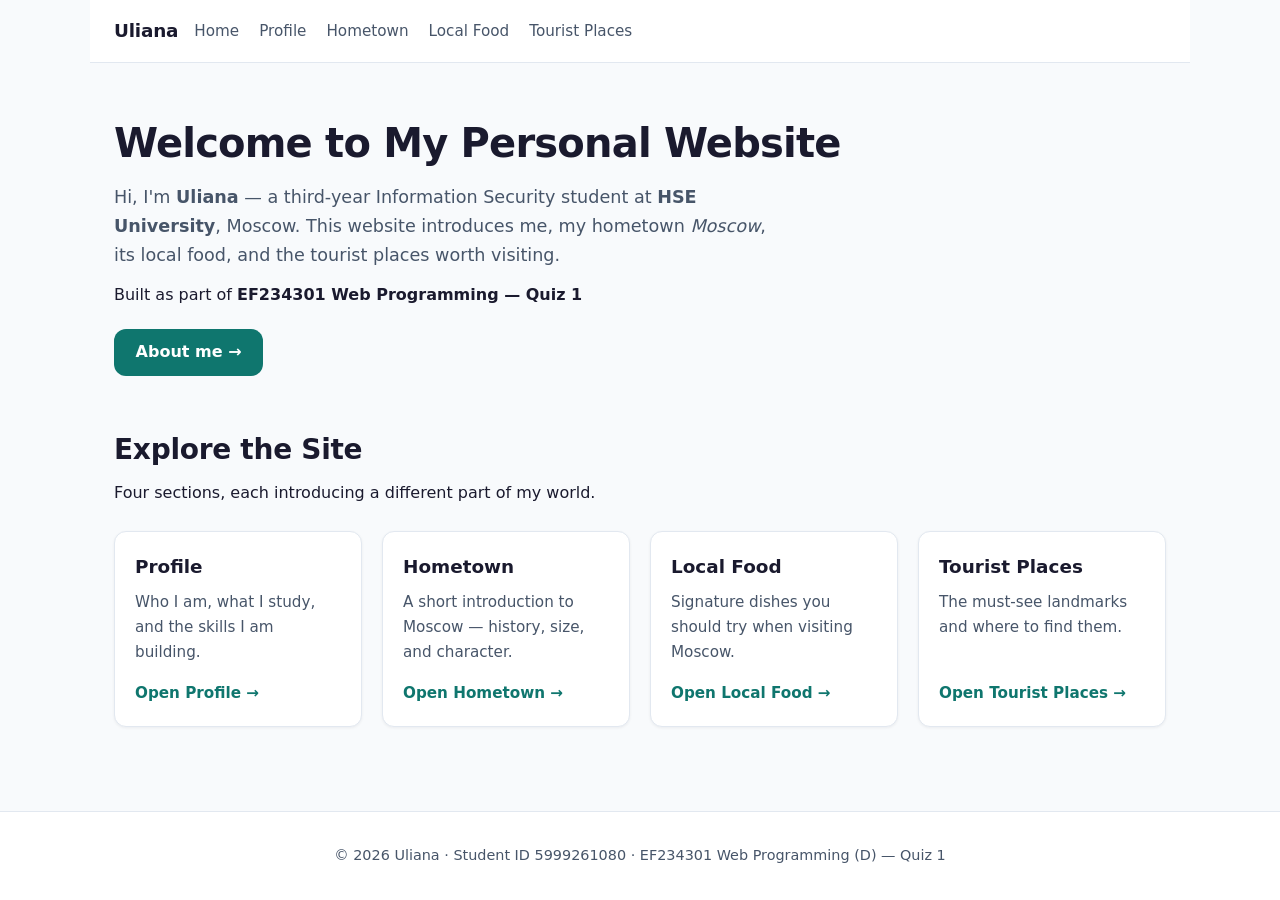
<file: quiz1/index.html>
<!DOCTYPE html>
<html lang="en">
<head>
  <meta charset="UTF-8">
  <meta name="viewport" content="width=device-width, initial-scale=1.0">
  <title>Uliana — Home | EF234301 Quiz 1</title>
  <meta name="description" content="Personal website of Uliana — profile, Moscow hometown, local food, and tourist places. Built for EF234301 Web Programming Quiz 1.">
  <meta name="author" content="Uliana">
  <link rel="stylesheet" href="../assets/css/style.css">
</head>
<body>
  <a class="skip-link" href="#main">Skip to main content</a>

  <header class="site-header">
    <a class="brand" href="./">Uliana</a>
    <button class="nav-toggle" type="button" aria-expanded="false" aria-controls="primary-nav">
      <span class="nav-toggle-label">Menu</span>
    </button>
    <nav id="primary-nav" aria-label="Primary navigation">
      <ul>
        <li><a href="./">Home</a></li>
        <li><a href="profile/">Profile</a></li>
        <li><a href="hometown/">Hometown</a></li>
        <li><a href="food/">Local Food</a></li>
        <li><a href="tourist/">Tourist Places</a></li>
      </ul>
    </nav>
  </header>

  <main id="main">
    <section id="hero" aria-labelledby="hero-heading">
      <h1 id="hero-heading">Welcome to My Personal Website</h1>
      <p class="lead">
        Hi, I'm <strong>Uliana</strong> — a third-year Information Security student
        at <strong>HSE University</strong>, Moscow. This website introduces me,
        my hometown <em>Moscow</em>, its local food, and the tourist places worth visiting.
      </p>
      <p>
        Built as part of <strong>EF234301 Web Programming — Quiz 1</strong>
      </p>
      <a class="btn" href="profile/">About me →</a>
    </section>

    <section id="explore" aria-labelledby="explore-heading">
      <h2 id="explore-heading">Explore the Site</h2>
      <p>Four sections, each introducing a different part of my world.</p>

      <div class="card-grid">
        <article class="card">
          <h3>Profile</h3>
          <p>Who I am, what I study, and the skills I am building.</p>
          <a class="card-link" href="profile/">Open Profile →</a>
        </article>

        <article class="card">
          <h3>Hometown</h3>
          <p>A short introduction to Moscow — history, size, and character.</p>
          <a class="card-link" href="hometown/">Open Hometown →</a>
        </article>

        <article class="card">
          <h3>Local Food</h3>
          <p>Signature dishes you should try when visiting Moscow.</p>
          <a class="card-link" href="food/">Open Local Food →</a>
        </article>

        <article class="card">
          <h3>Tourist Places</h3>
          <p>The must-see landmarks and where to find them.</p>
          <a class="card-link" href="tourist/">Open Tourist Places →</a>
        </article>
      </div>
    </section>
  </main>

  <footer class="site-footer">
    <p>&copy; <span data-year>2026</span> Uliana · Student ID 5999261080 · EF234301 Web Programming (D) — Quiz 1</p>
  </footer>

  <script src="../assets/js/script.js" defer></script>
</body>
</html>
</file>
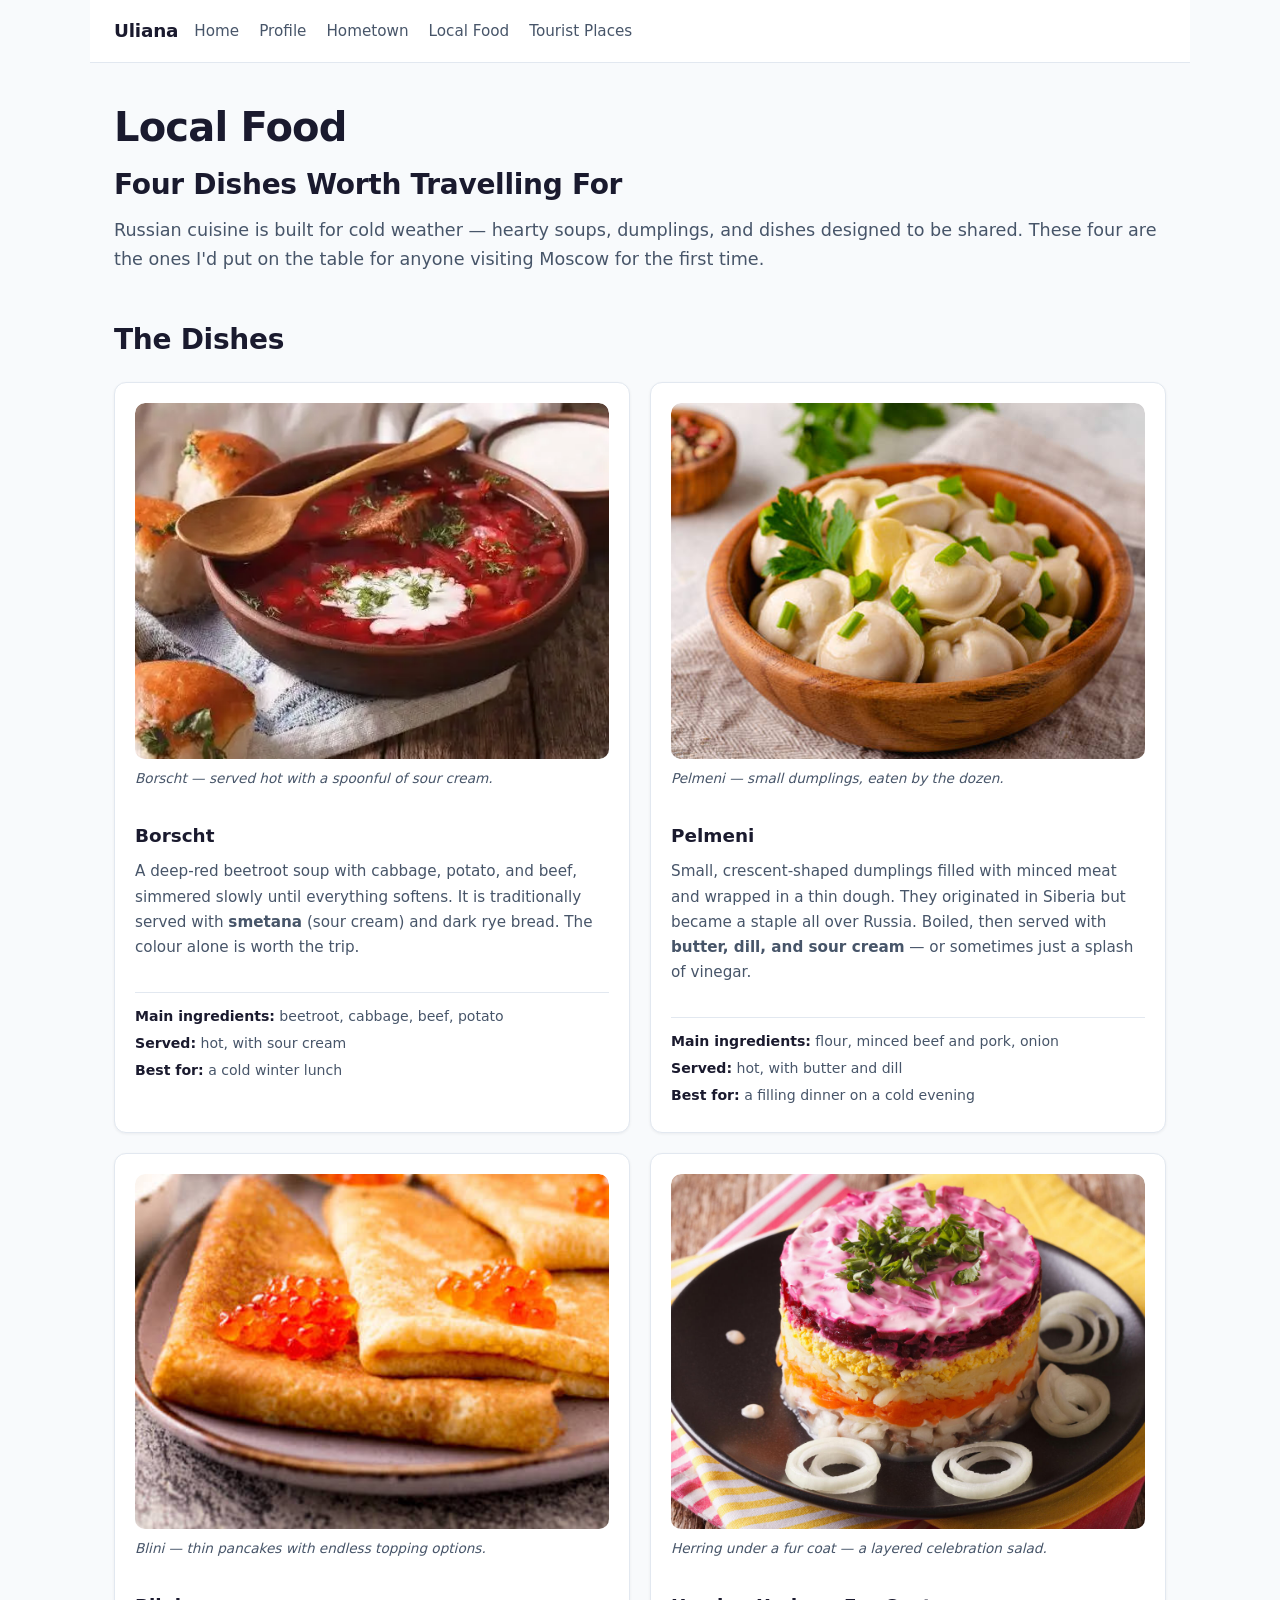
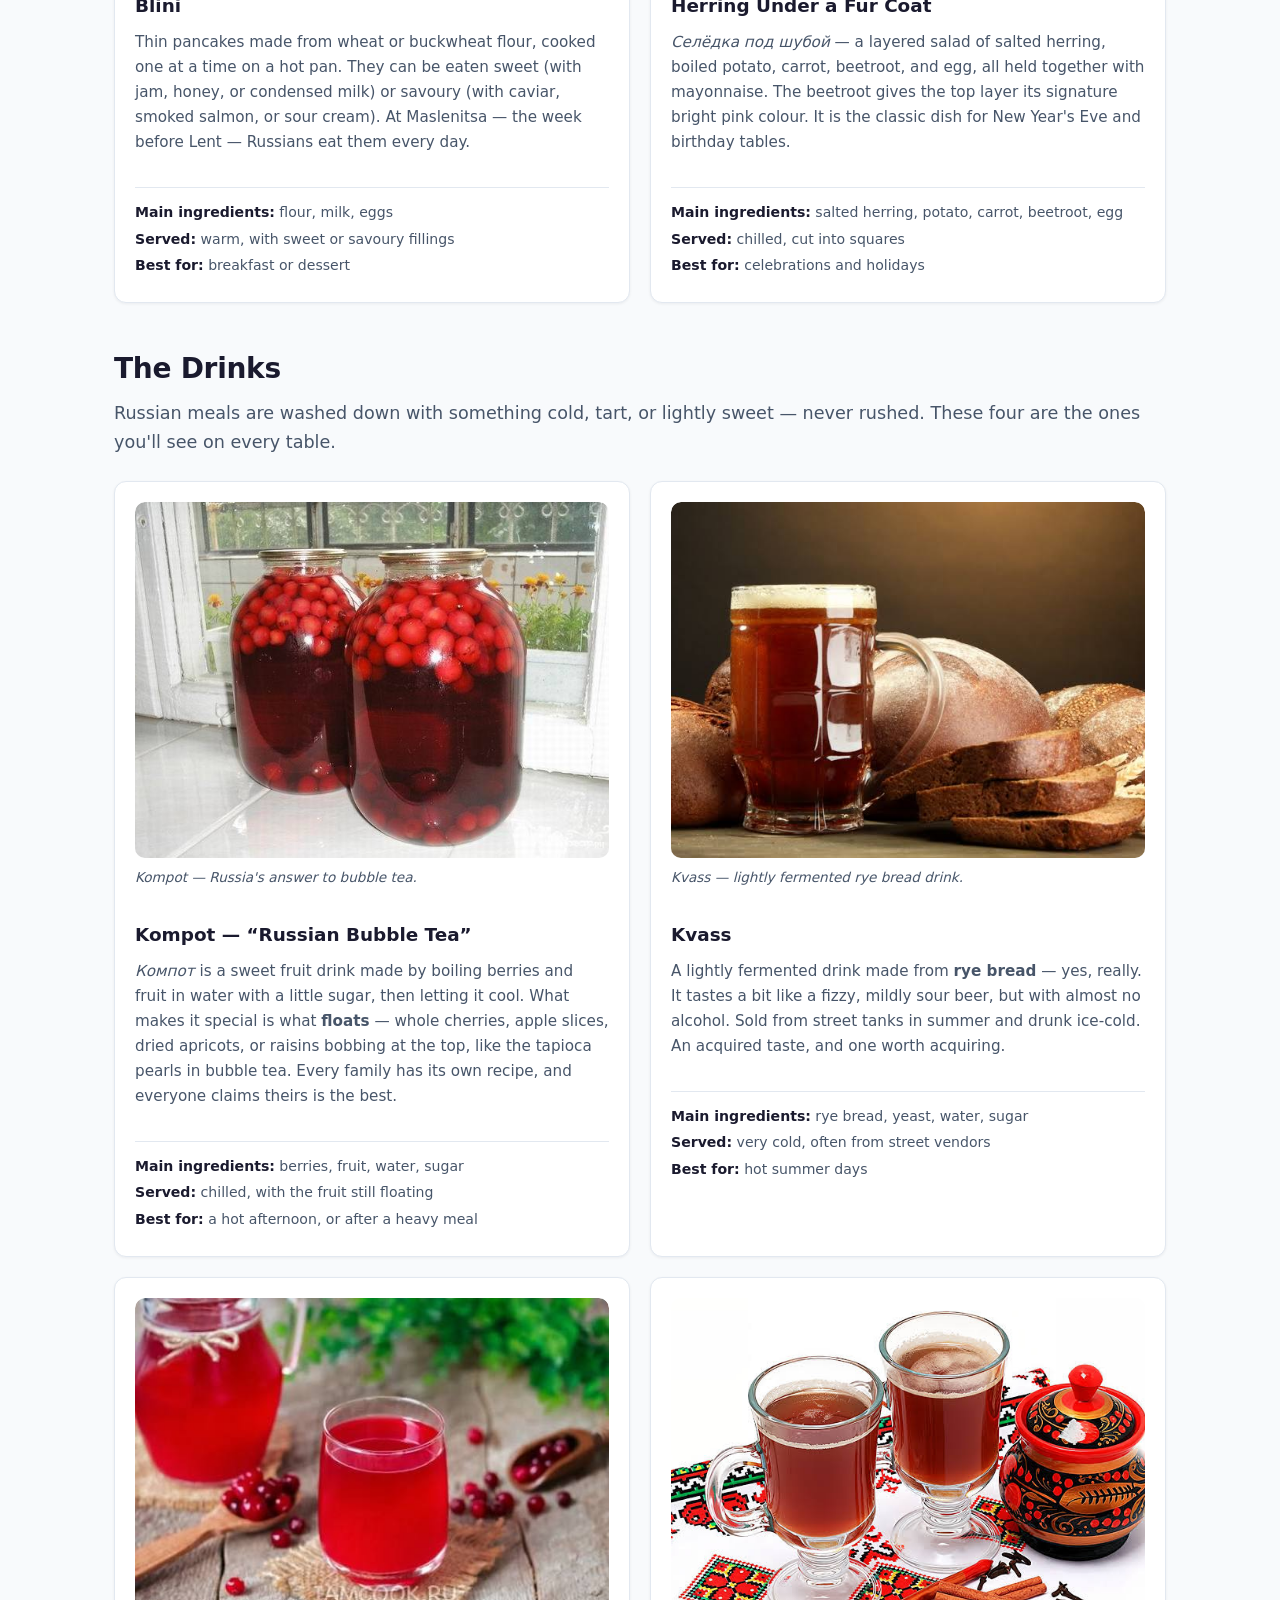
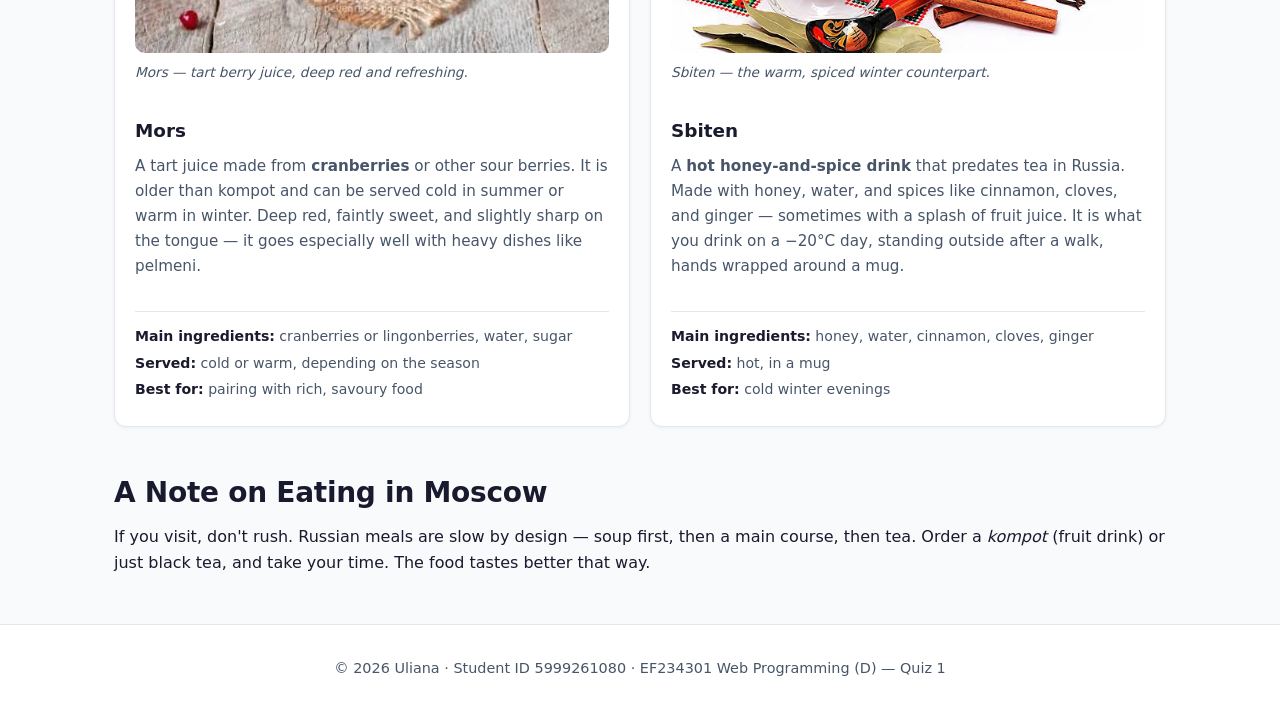
<file: quiz1/food/index.html>
<!DOCTYPE html>
<html lang="en">
<head>
  <meta charset="UTF-8">
  <meta name="viewport" content="width=device-width, initial-scale=1.0">
  <title>Uliana — Local Food | EF234301 Quiz 1</title>
  <meta name="description" content="Four classic Russian dishes from Moscow: borscht, pelmeni, blini, and herring under a fur coat.">
  <meta name="author" content="Uliana">
  <link rel="stylesheet" href="../../assets/css/style.css">
</head>
<body>
  <a class="skip-link" href="#main">Skip to main content</a>

  <header class="site-header">
    <a class="brand" href="../">Uliana</a>
    <button class="nav-toggle" type="button" aria-expanded="false" aria-controls="primary-nav">
      <span class="nav-toggle-label">Menu</span>
    </button>
    <nav id="primary-nav" aria-label="Primary navigation">
      <ul>
        <li><a href="../">Home</a></li>
        <li><a href="../profile/">Profile</a></li>
        <li><a href="../hometown/">Hometown</a></li>
        <li><a href="../food/">Local Food</a></li>
        <li><a href="../tourist/">Tourist Places</a></li>
      </ul>
    </nav>
  </header>

  <main id="main">
    <h1>Local Food</h1>

    <section id="intro" aria-labelledby="intro-heading">
      <h2 id="intro-heading">Four Dishes Worth Travelling For</h2>
      <p class="lead">
        Russian cuisine is built for cold weather — hearty soups, dumplings,
        and dishes designed to be shared. These four are the ones I'd put on
        the table for anyone visiting Moscow for the first time.
      </p>
    </section>

    <section id="dishes" aria-labelledby="dishes-heading">
      <h2 id="dishes-heading">The Dishes</h2>

      <div class="card-grid food-grid">

        <article class="card food-card">
          <figure>
            <img src="../../assets/img/borscht.jpg" alt="A bowl of borscht garnished with sour cream and fresh dill" loading="lazy">
            <figcaption>Borscht — served hot with a spoonful of sour cream.</figcaption>
          </figure>
          <h3>Borscht</h3>
          <p>
            A deep-red beetroot soup with cabbage, potato, and beef, simmered
            slowly until everything softens. It is traditionally served with
            <strong>smetana</strong> (sour cream) and dark rye bread. The colour
            alone is worth the trip.
          </p>
          <ul class="food-meta">
            <li><strong>Main ingredients:</strong> beetroot, cabbage, beef, potato</li>
            <li><strong>Served:</strong> hot, with sour cream</li>
            <li><strong>Best for:</strong> a cold winter lunch</li>
          </ul>
        </article>

        <article class="card food-card">
          <figure>
            <img src="../../assets/img/pelmeni.jpg" alt="A plate of pelmeni dumplings with butter and dill" loading="lazy">
            <figcaption>Pelmeni — small dumplings, eaten by the dozen.</figcaption>
          </figure>
          <h3>Pelmeni</h3>
          <p>
            Small, crescent-shaped dumplings filled with minced meat and wrapped
            in a thin dough. They originated in Siberia but became a staple all
            over Russia. Boiled, then served with <strong>butter, dill, and sour
            cream</strong> — or sometimes just a splash of vinegar.
          </p>
          <ul class="food-meta">
            <li><strong>Main ingredients:</strong> flour, minced beef and pork, onion</li>
            <li><strong>Served:</strong> hot, with butter and dill</li>
            <li><strong>Best for:</strong> a filling dinner on a cold evening</li>
          </ul>
        </article>

        <article class="card food-card">
          <figure>
            <img src="../../assets/img/blini.jpg" alt="A stack of thin Russian blini on a plate with berries" loading="lazy">
            <figcaption>Blini — thin pancakes with endless topping options.</figcaption>
          </figure>
          <h3>Blini</h3>
          <p>
            Thin pancakes made from wheat or buckwheat flour, cooked one at a
            time on a hot pan. They can be eaten sweet (with jam, honey, or
            condensed milk) or savoury (with caviar, smoked salmon, or sour
            cream). At Maslenitsa — the week before Lent — Russians eat them
            every day.
          </p>
          <ul class="food-meta">
            <li><strong>Main ingredients:</strong> flour, milk, eggs</li>
            <li><strong>Served:</strong> warm, with sweet or savoury fillings</li>
            <li><strong>Best for:</strong> breakfast or dessert</li>
          </ul>
        </article>

        <article class="card food-card">
          <figure>
            <img src="../../assets/img/shuba.jpg" alt="A slice of layered herring under a fur coat salad showing pink and white layers" loading="lazy">
            <figcaption>Herring under a fur coat — a layered celebration salad.</figcaption>
          </figure>
          <h3>Herring Under a Fur Coat</h3>
          <p>
            <em>Селёдка под шубой</em> — a layered salad of salted herring,
            boiled potato, carrot, beetroot, and egg, all held together with
            mayonnaise. The beetroot gives the top layer its signature bright
            pink colour. It is the classic dish for New Year's Eve and birthday
            tables.
          </p>
          <ul class="food-meta">
            <li><strong>Main ingredients:</strong> salted herring, potato, carrot, beetroot, egg</li>
            <li><strong>Served:</strong> chilled, cut into squares</li>
            <li><strong>Best for:</strong> celebrations and holidays</li>
          </ul>
        </article>

      </div>
    </section>
        <section id="drinks" aria-labelledby="drinks-heading">
      <h2 id="drinks-heading">The Drinks</h2>
      <p class="lead">
        Russian meals are washed down with something cold, tart, or lightly
        sweet — never rushed. These four are the ones you'll see on every table.
      </p>

      <div class="card-grid food-grid">

        <article class="card food-card">
          <figure>
            <img src="../../assets/img/kompot.jpg"
                 alt="A tall glass of kompot with floating berries and fruit pieces"
                 loading="lazy">
            <figcaption>Kompot — Russia's answer to bubble tea.</figcaption>
          </figure>
          <h3>Kompot — “Russian Bubble Tea”</h3>
          <p>
            <em>Компот</em> is a sweet fruit drink made by boiling berries and
            fruit in water with a little sugar, then letting it cool. What makes
            it special is what <strong>floats</strong> — whole cherries, apple
            slices, dried apricots, or raisins bobbing at the top, like the
            tapioca pearls in bubble tea. Every family has its own recipe, and
            everyone claims theirs is the best.
          </p>
          <ul class="food-meta">
            <li><strong>Main ingredients:</strong> berries, fruit, water, sugar</li>
            <li><strong>Served:</strong> chilled, with the fruit still floating</li>
            <li><strong>Best for:</strong> a hot afternoon, or after a heavy meal</li>
          </ul>
        </article>

        <article class="card food-card">
          <figure>
            <img src="../../assets/img/kvass.jpg"
                 alt="A glass of dark kvass with foam on top, next to rye bread"
                 loading="lazy">
            <figcaption>Kvass — lightly fermented rye bread drink.</figcaption>
          </figure>
          <h3>Kvass</h3>
          <p>
            A lightly fermented drink made from <strong>rye bread</strong> — yes,
            really. It tastes a bit like a fizzy, mildly sour beer, but with
            almost no alcohol. Sold from street tanks in summer and drunk
            ice-cold. An acquired taste, and one worth acquiring.
          </p>
          <ul class="food-meta">
            <li><strong>Main ingredients:</strong> rye bread, yeast, water, sugar</li>
            <li><strong>Served:</strong> very cold, often from street vendors</li>
            <li><strong>Best for:</strong> hot summer days</li>
          </ul>
        </article>

        <article class="card food-card">
          <figure>
            <img src="../../assets/img/mors.jpg"
                 alt="A glass of dark red mors with fresh cranberries beside it"
                 loading="lazy">
            <figcaption>Mors — tart berry juice, deep red and refreshing.</figcaption>
          </figure>
          <h3>Mors</h3>
          <p>
            A tart juice made from <strong>cranberries</strong> or other sour
            berries. It is older than kompot and can be served cold in summer or
            warm in winter. Deep red, faintly sweet, and slightly sharp on the
            tongue — it goes especially well with heavy dishes like pelmeni.
          </p>
          <ul class="food-meta">
            <li><strong>Main ingredients:</strong> cranberries or lingonberries, water, sugar</li>
            <li><strong>Served:</strong> cold or warm, depending on the season</li>
            <li><strong>Best for:</strong> pairing with rich, savoury food</li>
          </ul>
        </article>

        <article class="card food-card">
          <figure>
            <img src="../../assets/img/sbiten.jpg"
                 alt="A mug of hot sbiten with honey and spices, steam rising"
                 loading="lazy">
            <figcaption>Sbiten — the warm, spiced winter counterpart.</figcaption>
          </figure>
          <h3>Sbiten</h3>
          <p>
            A <strong>hot honey-and-spice drink</strong> that predates tea in
            Russia. Made with honey, water, and spices like cinnamon, cloves,
            and ginger — sometimes with a splash of fruit juice. It is what you
            drink on a −20°C day, standing outside after a walk, hands wrapped
            around a mug.
          </p>
          <ul class="food-meta">
            <li><strong>Main ingredients:</strong> honey, water, cinnamon, cloves, ginger</li>
            <li><strong>Served:</strong> hot, in a mug</li>
            <li><strong>Best for:</strong> cold winter evenings</li>
          </ul>
        </article>

      </div>
    </section>

    <section id="notes" aria-labelledby="notes-heading">
      <h2 id="notes-heading">A Note on Eating in Moscow</h2>
      <p>
        If you visit, don't rush. Russian meals are slow by design — soup first,
        then a main course, then tea. Order a <em>kompot</em> (fruit drink) or
        just black tea, and take your time. The food tastes better that way.
      </p>
    </section>
  </main>

  <footer class="site-footer">
    <p>&copy; <span data-year>2026</span> Uliana · Student ID 5999261080 · EF234301 Web Programming (D) — Quiz 1</p>
  </footer>

  <script src="../../assets/js/script.js" defer></script>
</body>
</html>
</file>
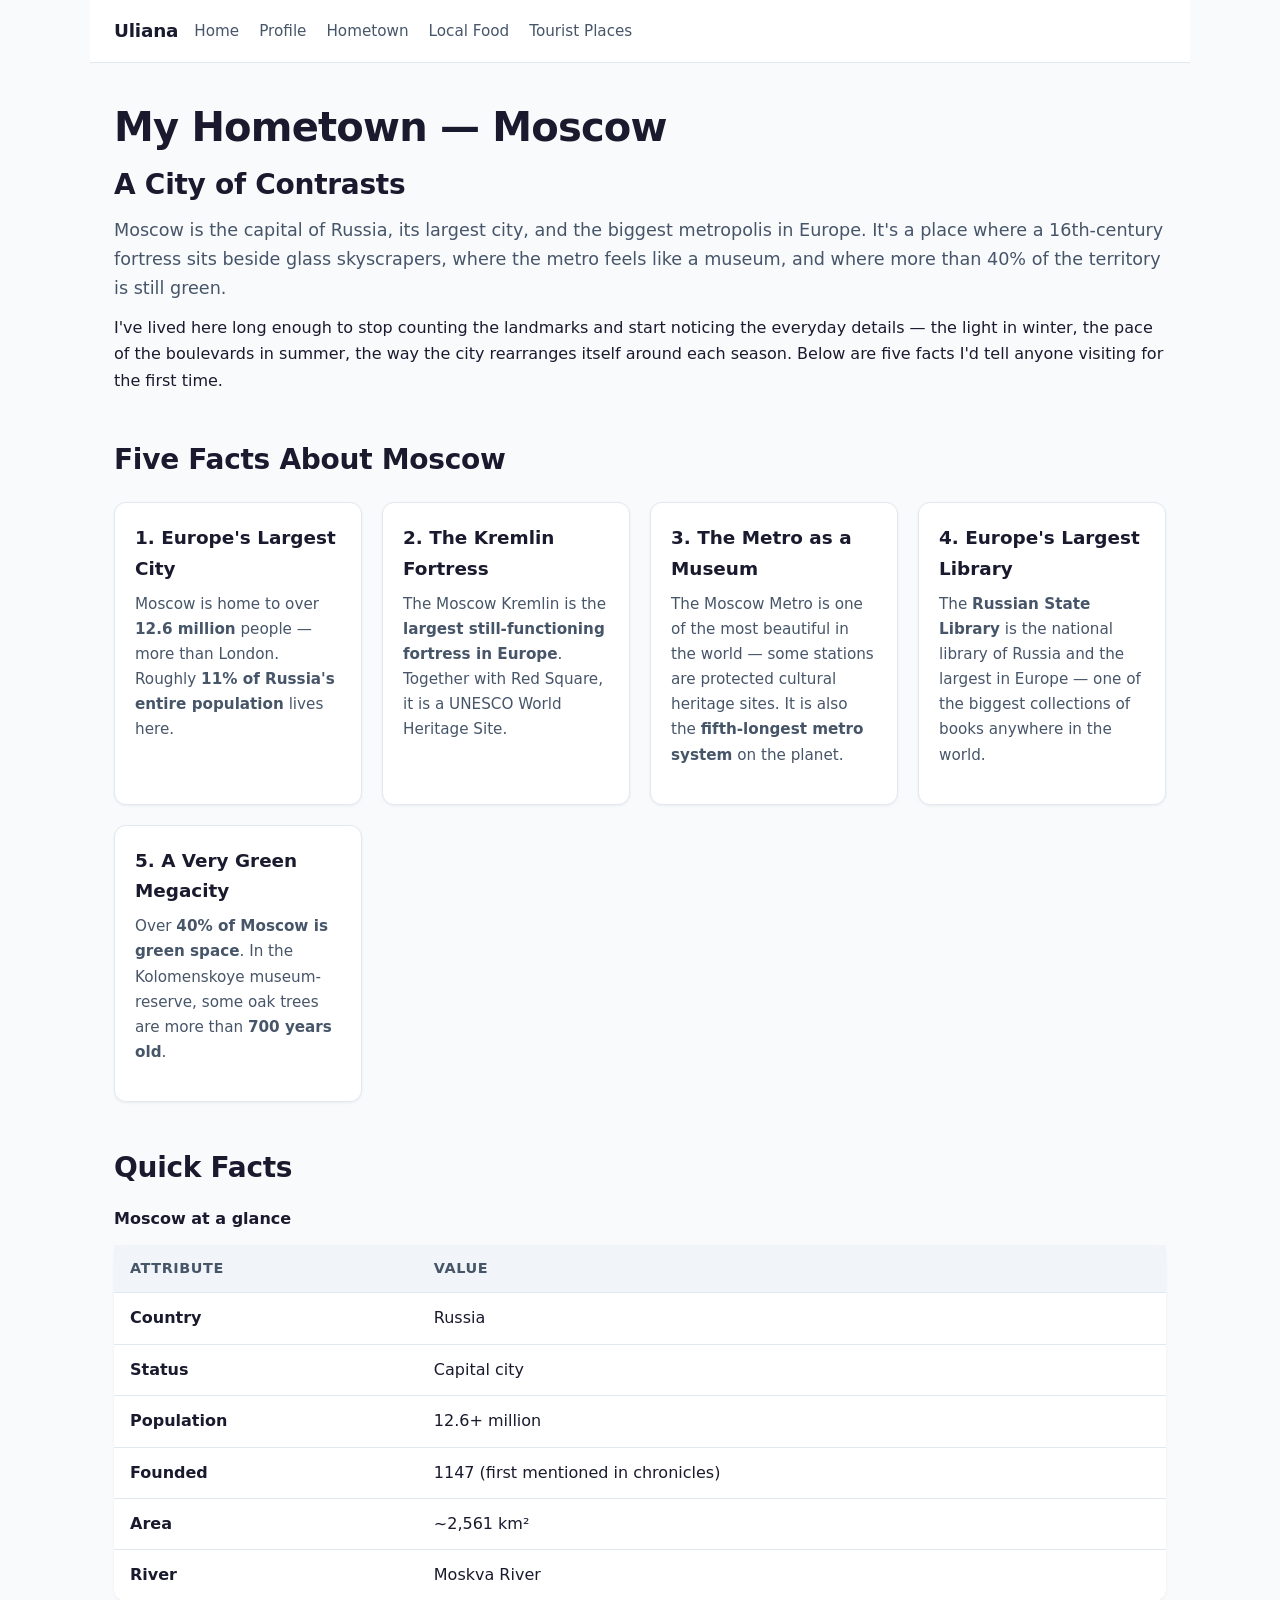
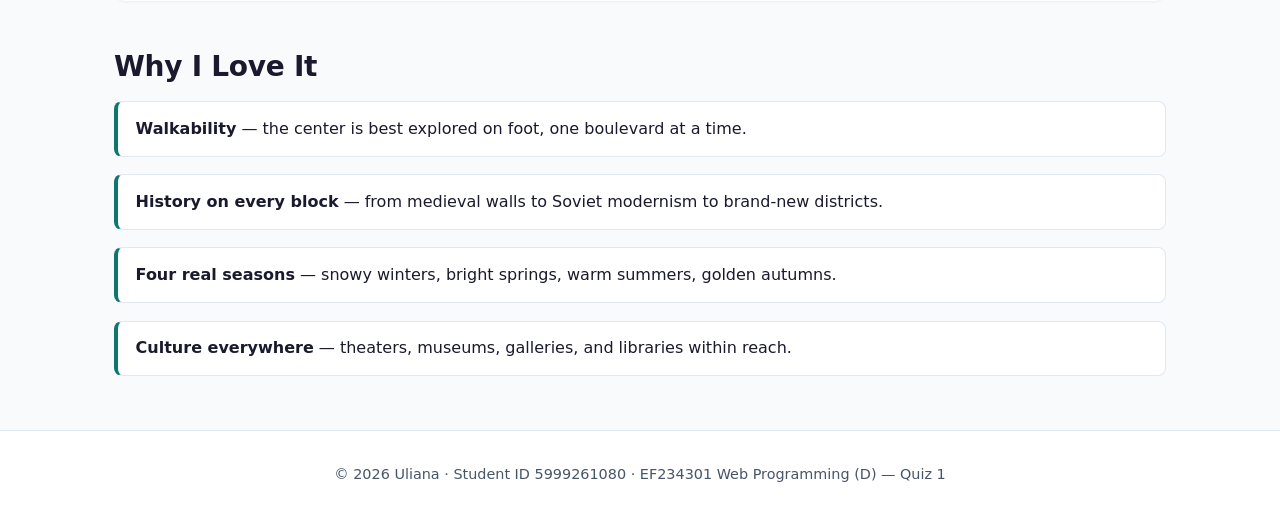
<file: quiz1/hometown/index.html>
<!DOCTYPE html>
<html lang="en">
<head>
  <meta charset="UTF-8">
  <meta name="viewport" content="width=device-width, initial-scale=1.0">
  <title>Uliana — Hometown (Moscow) | EF234301 Quiz 1</title>
  <meta name="description" content="Moscow — my hometown. Five facts about Europe's largest city: population, the Kremlin, the metro, libraries, and green space.">
  <meta name="author" content="Uliana">
  <link rel="stylesheet" href="../../assets/css/style.css">
</head>
<body>
  <a class="skip-link" href="#main">Skip to main content</a>

  <header class="site-header">
    <a class="brand" href="../">Uliana</a>
    <button class="nav-toggle" type="button" aria-expanded="false" aria-controls="primary-nav">
      <span class="nav-toggle-label">Menu</span>
    </button>
    <nav id="primary-nav" aria-label="Primary navigation">
      <ul>
        <li><a href="../">Home</a></li>
        <li><a href="../profile/">Profile</a></li>
        <li><a href="../hometown/">Hometown</a></li>
        <li><a href="../food/">Local Food</a></li>
        <li><a href="../tourist/">Tourist Places</a></li>
      </ul>
    </nav>
  </header>

  <main id="main">
    <h1>My Hometown — Moscow</h1>

    <section id="intro" aria-labelledby="intro-heading">
      <h2 id="intro-heading">A City of Contrasts</h2>
      <p class="lead">
        Moscow is the capital of Russia, its largest city, and the biggest
        metropolis in Europe. It's a place where a 16th-century fortress sits
        beside glass skyscrapers, where the metro feels like a museum, and where
        more than 40% of the territory is still green.
      </p>
      <p>
        I've lived here long enough to stop counting the landmarks and start
        noticing the everyday details — the light in winter, the pace of the
        boulevards in summer, the way the city rearranges itself around each
        season. Below are five facts I'd tell anyone visiting for the first time.
      </p>
    </section>

    <section id="facts" aria-labelledby="facts-heading">
      <h2 id="facts-heading">Five Facts About Moscow</h2>

      <div class="card-grid">
        <article class="card">
          <h3>1. Europe's Largest City</h3>
          <p>
            Moscow is home to over <strong>12.6 million</strong> people — more
            than London. Roughly <strong>11% of Russia's entire population</strong>
            lives here.
          </p>
        </article>

        <article class="card">
          <h3>2. The Kremlin Fortress</h3>
          <p>
            The Moscow Kremlin is the <strong>largest still-functioning fortress
            in Europe</strong>. Together with Red Square, it is a UNESCO World
            Heritage Site.
          </p>
        </article>

        <article class="card">
          <h3>3. The Metro as a Museum</h3>
          <p>
            The Moscow Metro is one of the most beautiful in the world — some
            stations are protected cultural heritage sites. It is also the
            <strong>fifth-longest metro system</strong> on the planet.
          </p>
        </article>

        <article class="card">
          <h3>4. Europe's Largest Library</h3>
          <p>
            The <strong>Russian State Library</strong> is the national library of
            Russia and the largest in Europe — one of the biggest collections of
            books anywhere in the world.
          </p>
        </article>

        <article class="card">
          <h3>5. A Very Green Megacity</h3>
          <p>
            Over <strong>40% of Moscow is green space</strong>. In the
            Kolomenskoye museum-reserve, some oak trees are more than
            <strong>700 years old</strong>.
          </p>
        </article>
      </div>
    </section>

    <section id="quick-facts" aria-labelledby="quick-facts-heading">
      <h2 id="quick-facts-heading">Quick Facts</h2>

      <table>
        <caption>Moscow at a glance</caption>
        <thead>
          <tr>
            <th scope="col">Attribute</th>
            <th scope="col">Value</th>
          </tr>
        </thead>
        <tbody>
          <tr>
            <th scope="row">Country</th>
            <td>Russia</td>
          </tr>
          <tr>
            <th scope="row">Status</th>
            <td>Capital city</td>
          </tr>
          <tr>
            <th scope="row">Population</th>
            <td>12.6+ million</td>
          </tr>
          <tr>
            <th scope="row">Founded</th>
            <td>1147 (first mentioned in chronicles)</td>
          </tr>
          <tr>
            <th scope="row">Area</th>
            <td>~2,561 km²</td>
          </tr>
          <tr>
            <th scope="row">River</th>
            <td>Moskva River</td>
          </tr>
        </tbody>
      </table>
    </section>

    <section id="why" aria-labelledby="why-heading">
      <h2 id="why-heading">Why I Love It</h2>
      <ul class="interest-list">
        <li><strong>Walkability</strong> — the center is best explored on foot, one boulevard at a time.</li>
        <li><strong>History on every block</strong> — from medieval walls to Soviet modernism to brand-new districts.</li>
        <li><strong>Four real seasons</strong> — snowy winters, bright springs, warm summers, golden autumns.</li>
        <li><strong>Culture everywhere</strong> — theaters, museums, galleries, and libraries within reach.</li>
      </ul>
    </section>
  </main>

  <footer class="site-footer">
    <p>&copy; <span data-year>2026</span> Uliana · Student ID 5999261080 · EF234301 Web Programming (D) — Quiz 1</p>
  </footer>

  <script src="../../assets/js/script.js" defer></script>
</body>
</html>
</file>
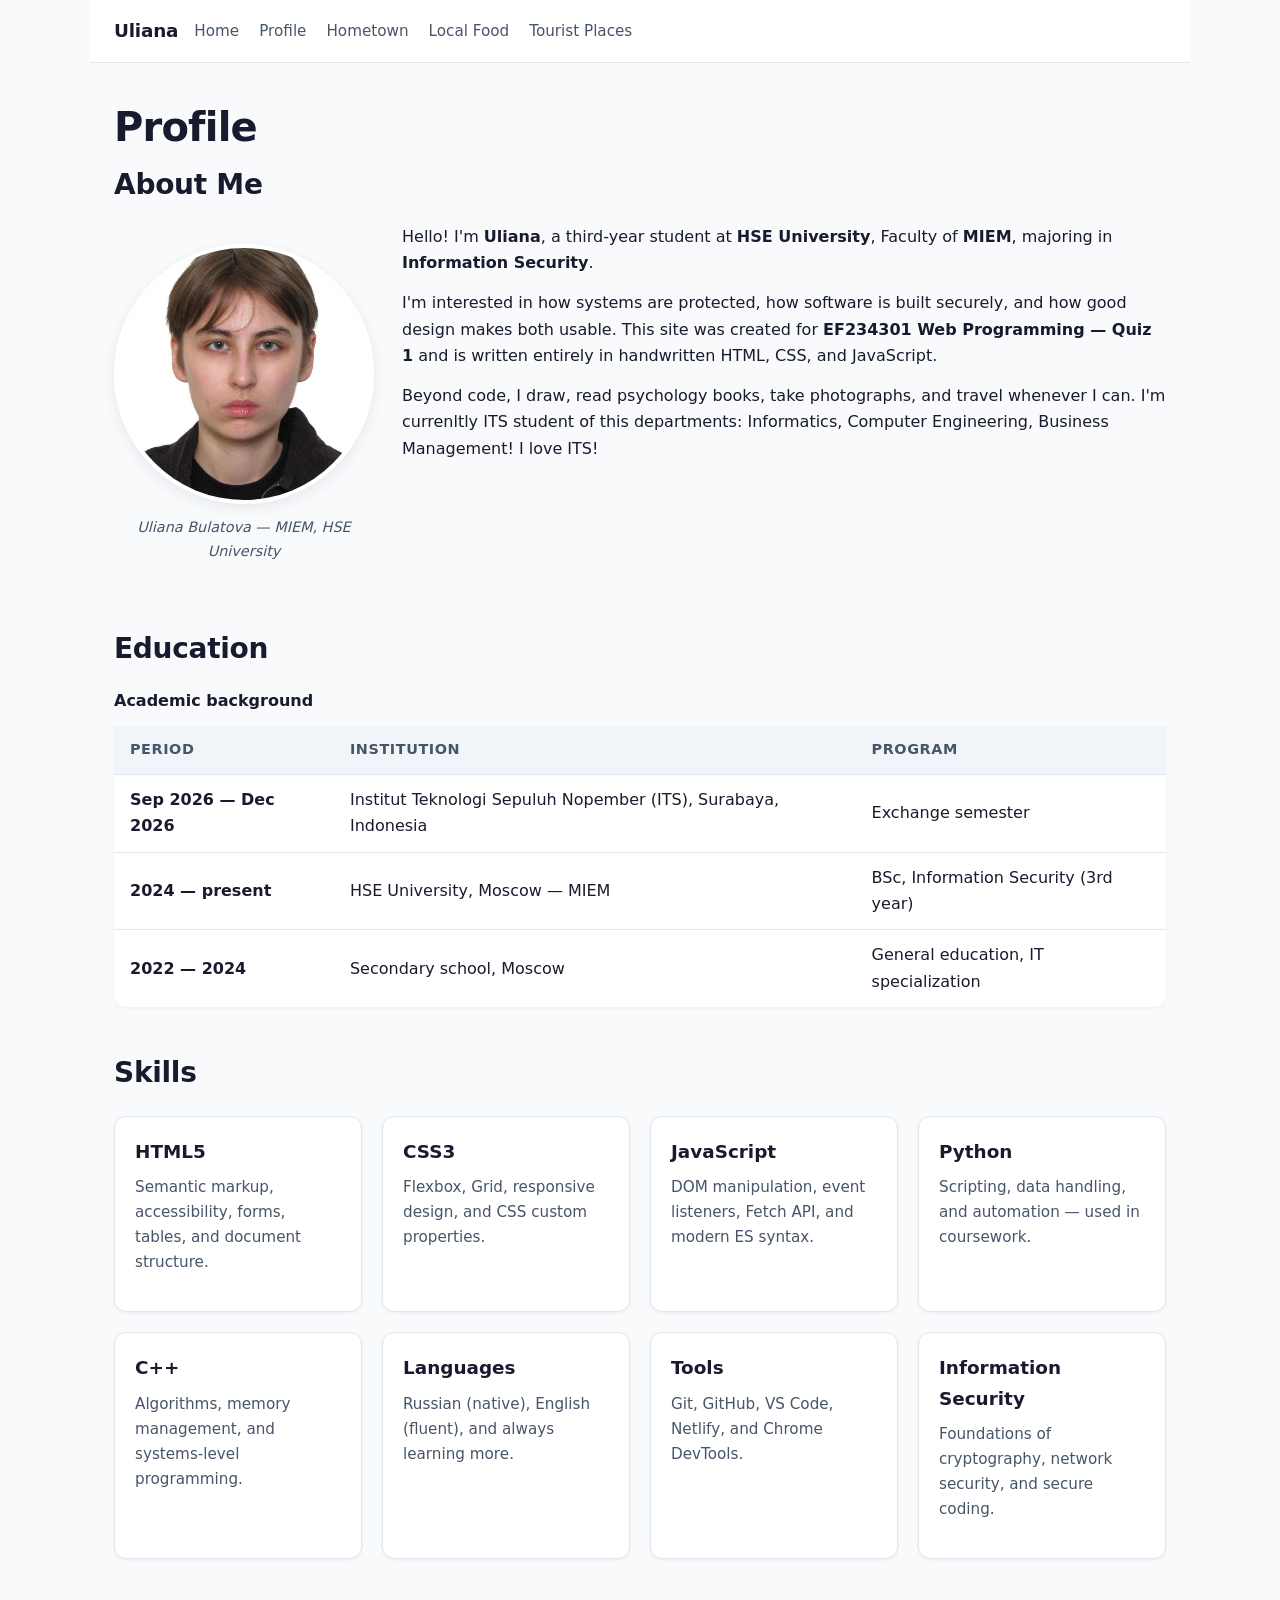
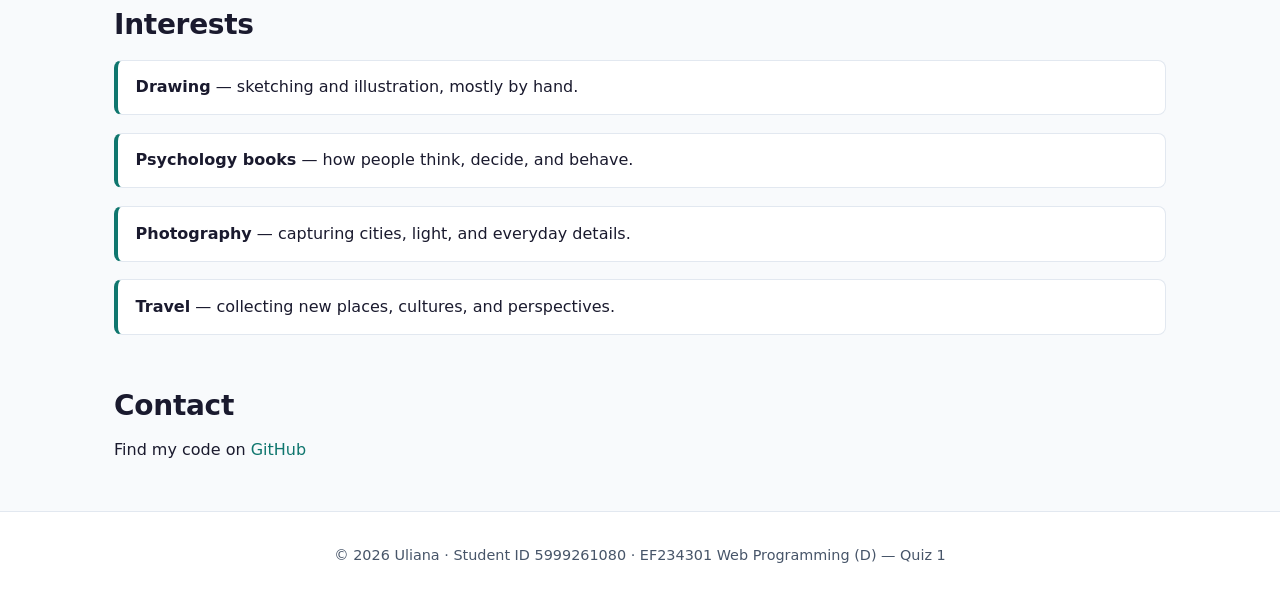
<file: quiz1/profile/index.html>
<!DOCTYPE html>
<html lang="en">
<head>
  <meta charset="UTF-8">
  <meta name="viewport" content="width=device-width, initial-scale=1.0">
  <title>Uliana — Profile | EF234301 Quiz 1</title>
  <meta name="description" content="Profile of Uliana — Information Security student at HSE University (MIEM). Part of EF234301 Web Programming Quiz 1.">
  <meta name="author" content="Uliana">
  <link rel="stylesheet" href="../../assets/css/style.css">
</head>
<body>
  <a class="skip-link" href="#main">Skip to main content</a>

  <header class="site-header">
    <a class="brand" href="../">Uliana</a>
    <button class="nav-toggle" type="button" aria-expanded="false" aria-controls="primary-nav">
      <span class="nav-toggle-label">Menu</span>
    </button>
    <nav id="primary-nav" aria-label="Primary navigation">
      <ul>
        <li><a href="../">Home</a></li>
        <li><a href="../profile/">Profile</a></li>
        <li><a href="../hometown/">Hometown</a></li>
        <li><a href="../food/">Local Food</a></li>
        <li><a href="../tourist/">Tourist Places</a></li>
      </ul>
    </nav>
  </header>

  <main id="main">
    <h1>Profile</h1>

    <section id="about" aria-labelledby="about-heading">
      <h2 id="about-heading">About Me</h2>

      <div class="profile-grid">
        <figure class="profile-photo">
          <img src="../../assets/img/photo.jpg" alt="Portrait of Uliana" width="260" height="260">
          <figcaption>Uliana Bulatova — MIEM, HSE University</figcaption>
        </figure>

        <div class="profile-text">
          <p>
            Hello! I'm <strong>Uliana</strong>, a third-year student at
            <strong>HSE University</strong>, Faculty of <strong>MIEM</strong>,
            majoring in <strong>Information Security</strong>.
          </p>
          <p>
            I'm interested in how systems are protected, how software is built
            securely, and how good design makes both usable. This site was created
            for <strong>EF234301 Web Programming — Quiz 1</strong> and is written
            entirely in handwritten HTML, CSS, and JavaScript.
          </p>
          <p>
            Beyond code, I draw, read psychology books, take photographs, and
            travel whenever I can. I'm currenltly ITS student of this departments: Informatics, Computer Engineering, Business Management! I love ITS!
          </p>
        </div>
      </div>
    </section>

    <section id="education" aria-labelledby="education-heading">
      <h2 id="education-heading">Education</h2>

            <table>
        <caption>Academic background</caption>
        <thead>
          <tr>
            <th scope="col">Period</th>
            <th scope="col">Institution</th>
            <th scope="col">Program</th>
          </tr>
        </thead>
        <tbody>
          <tr>
            <th scope="row">Sep 2026 — Dec 2026</th>
            <td>Institut Teknologi Sepuluh Nopember (ITS), Surabaya, Indonesia</td>
            <td>Exchange semester</td>
          </tr>
          <tr>
            <th scope="row">2024 — present</th>
            <td>HSE University, Moscow — MIEM</td>
            <td>BSc, Information Security (3rd year)</td>
          </tr>
          <tr>
            <th scope="row">2022 — 2024</th>
            <td>Secondary school, Moscow</td>
            <td>General education, IT specialization</td>
          </tr>
        </tbody>
      </table>
    </section>

    <section id="skills" aria-labelledby="skills-heading">
      <h2 id="skills-heading">Skills</h2>

      <div class="card-grid">
        <article class="card">
          <h3>HTML5</h3>
          <p>Semantic markup, accessibility, forms, tables, and document structure.</p>
        </article>

        <article class="card">
          <h3>CSS3</h3>
          <p>Flexbox, Grid, responsive design, and CSS custom properties.</p>
        </article>

        <article class="card">
          <h3>JavaScript</h3>
          <p>DOM manipulation, event listeners, Fetch API, and modern ES syntax.</p>
        </article>

        <article class="card">
          <h3>Python</h3>
          <p>Scripting, data handling, and automation — used in coursework.</p>
        </article>

        <article class="card">
          <h3>C++</h3>
          <p>Algorithms, memory management, and systems-level programming.</p>
        </article>

        <article class="card">
          <h3>Languages</h3>
          <p>Russian (native), English (fluent), and always learning more.</p>
        </article>

        <article class="card">
          <h3>Tools</h3>
          <p>Git, GitHub, VS Code, Netlify, and Chrome DevTools.</p>
        </article>

        <article class="card">
          <h3>Information Security</h3>
          <p>Foundations of cryptography, network security, and secure coding.</p>
        </article>
      </div>
    </section>

    <section id="interests" aria-labelledby="interests-heading">
      <h2 id="interests-heading">Interests</h2>

      <ul class="interest-list">
        <li><strong>Drawing</strong> — sketching and illustration, mostly by hand.</li>
        <li><strong>Psychology books</strong> — how people think, decide, and behave.</li>
        <li><strong>Photography</strong> — capturing cities, light, and everyday details.</li>
        <li><strong>Travel</strong> — collecting new places, cultures, and perspectives.</li>
      </ul>
    </section>

    <section id="contact" aria-labelledby="contact-heading">
      <h2 id="contact-heading">Contact</h2>
      <p>
        Find my code on
        <a href="https://github.com/neverrestr" rel="noopener">GitHub</a>
      </p>
    </section>
  </main>

  <footer class="site-footer">
    <p>&copy; <span data-year>2026</span> Uliana · Student ID 5999261080 · EF234301 Web Programming (D) — Quiz 1</p>
  </footer>

  <script src="../../assets/js/script.js" defer></script>
</body>
</html>
</file>
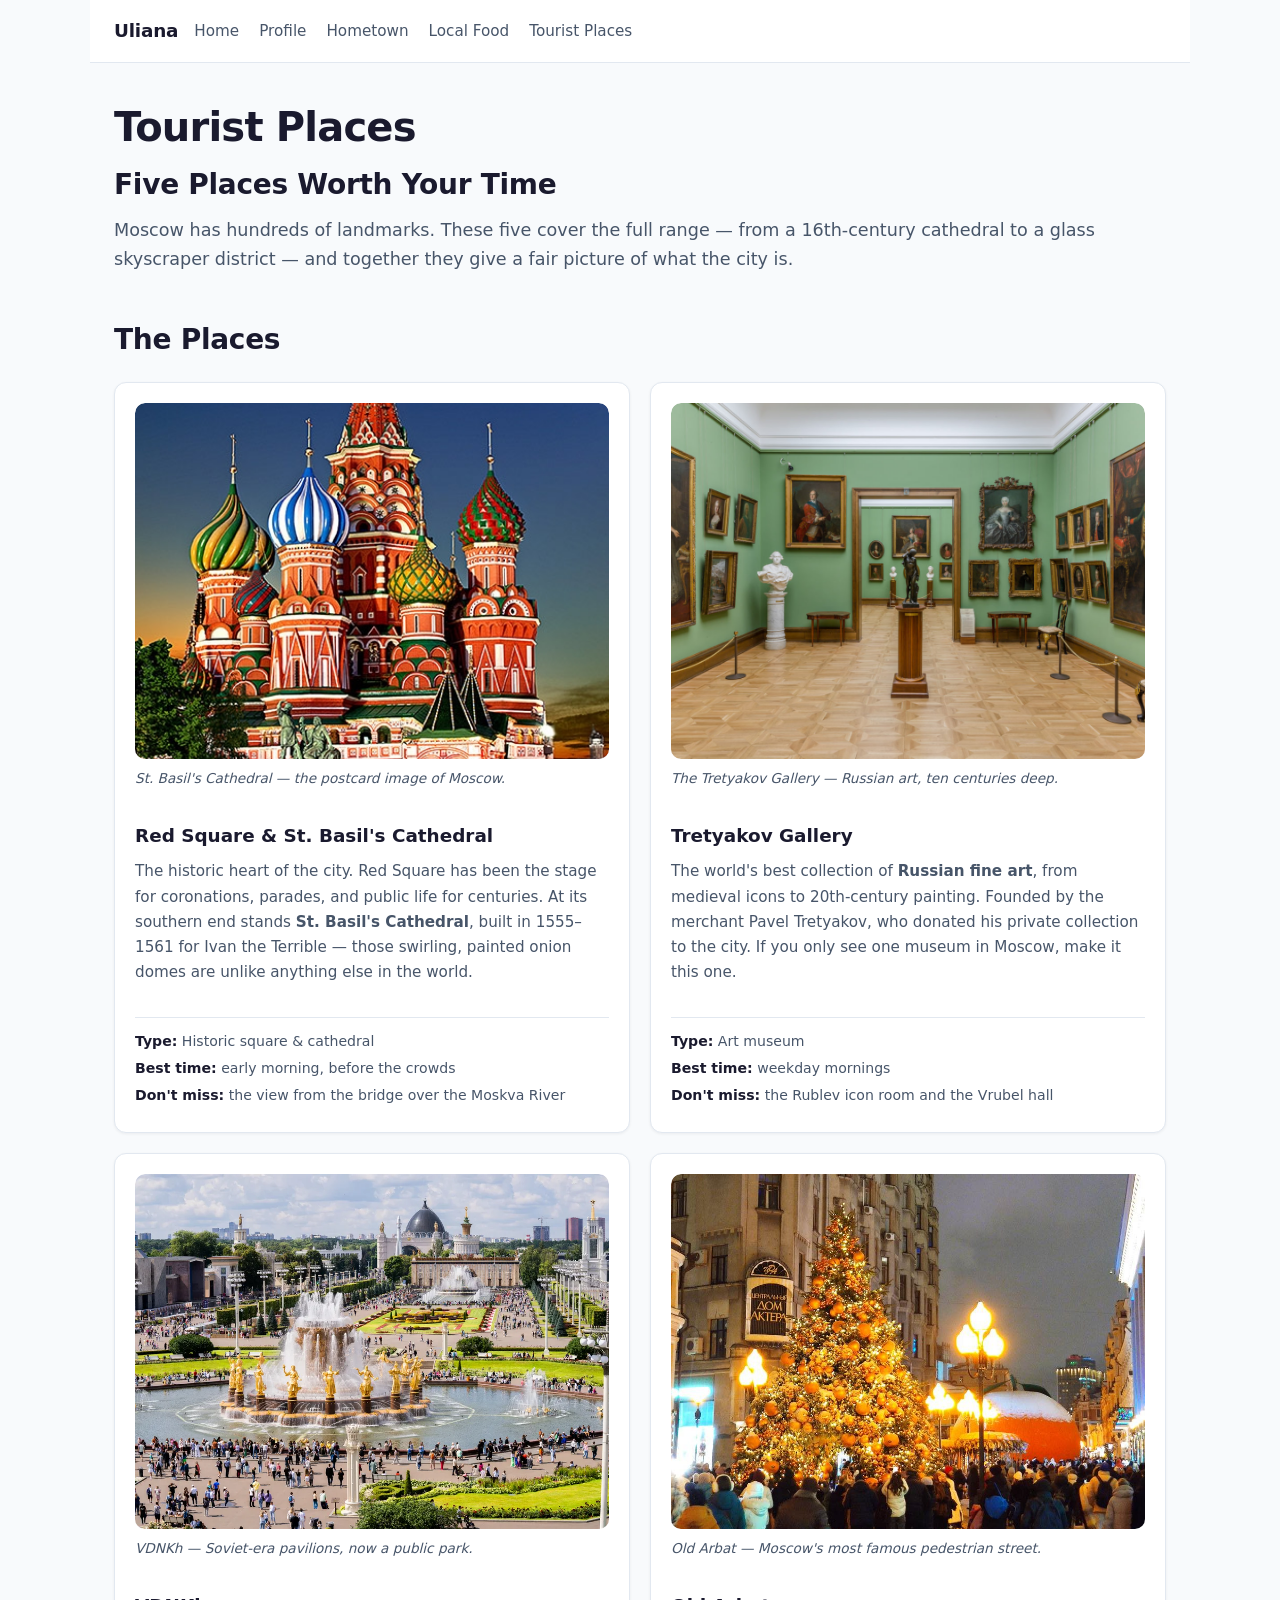
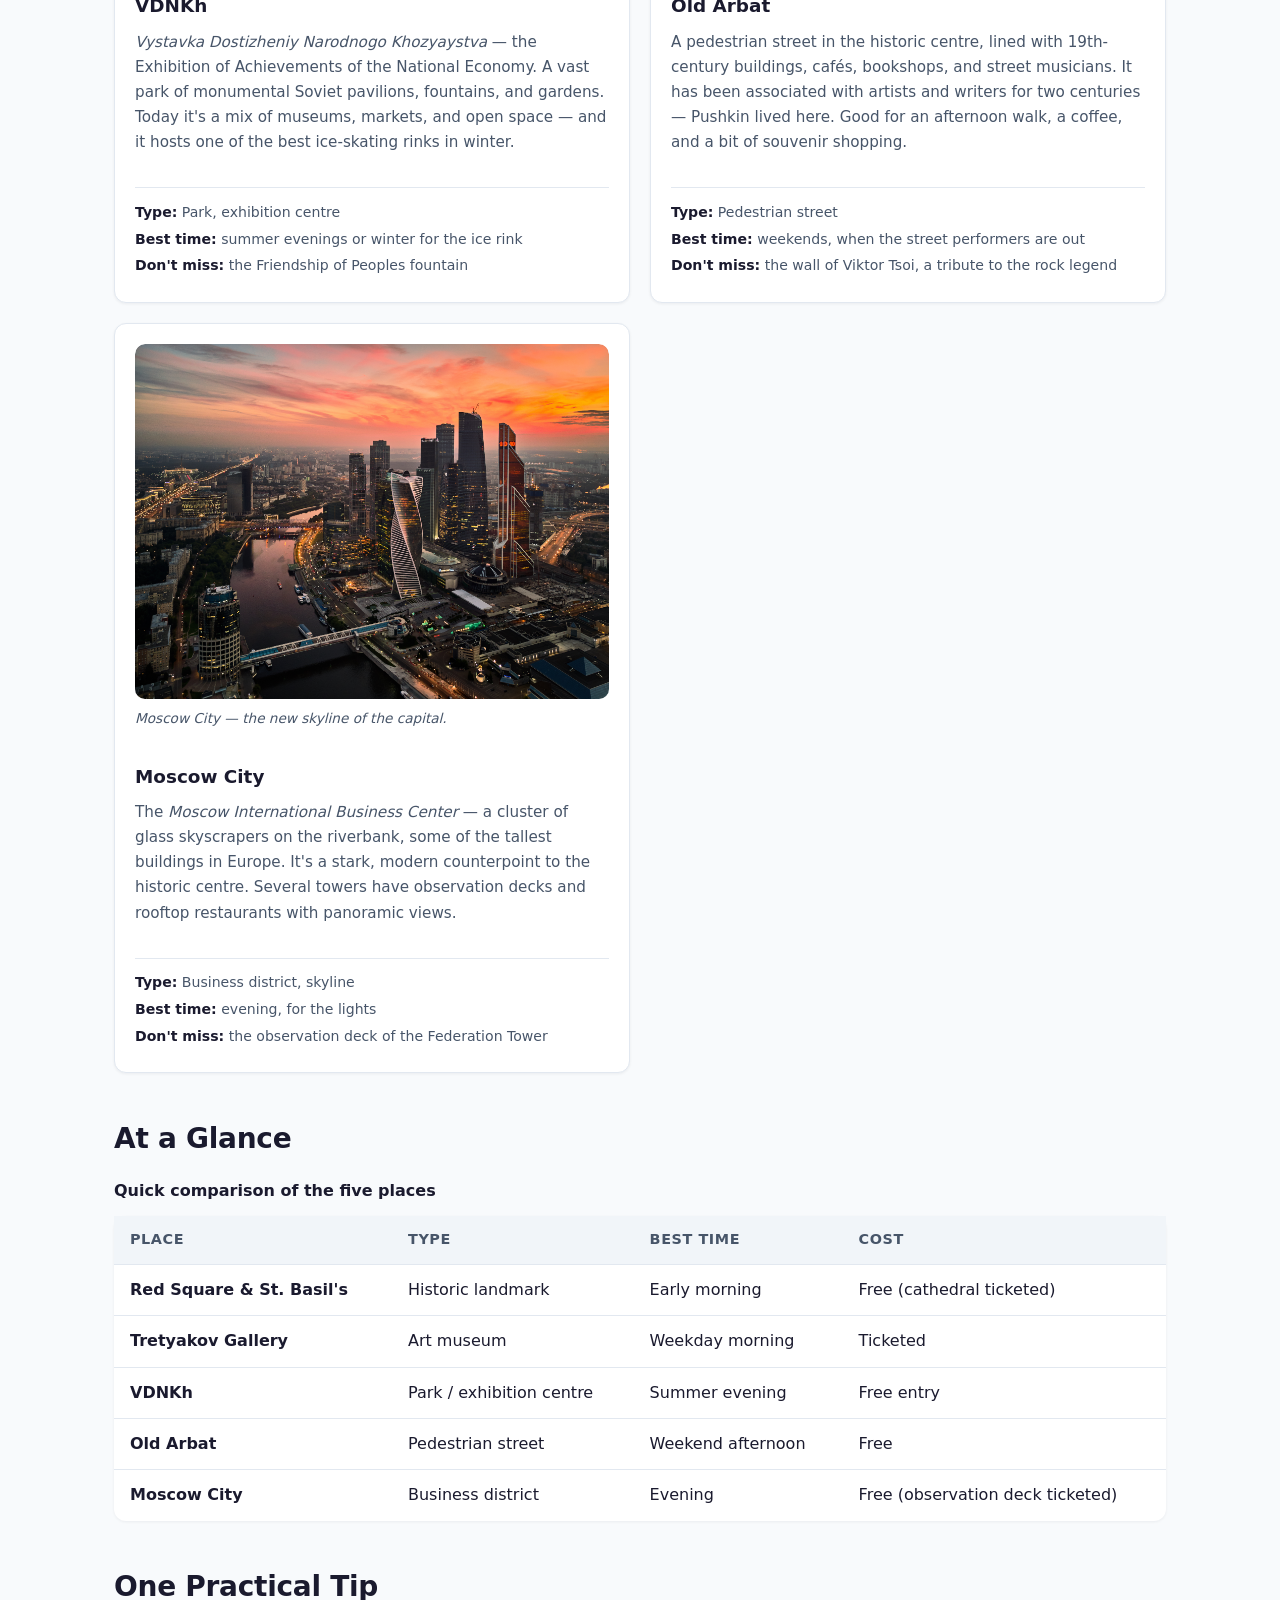
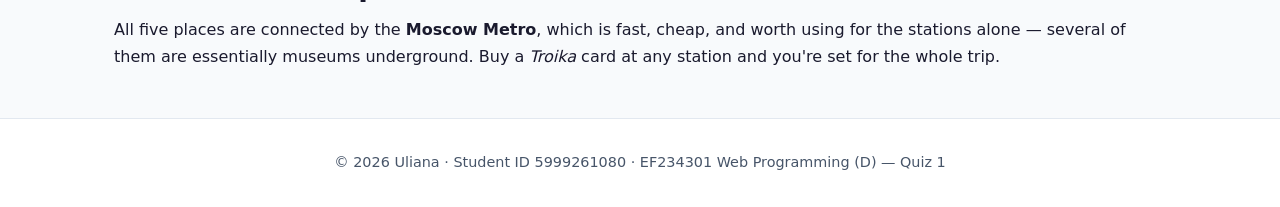
<file: quiz1/tourist/index.html>
<!DOCTYPE html>
<html lang="en">
<head>
  <meta charset="UTF-8">
  <meta name="viewport" content="width=device-width, initial-scale=1.0">
  <title>Uliana — Tourist Places | EF234301 Quiz 1</title>
  <meta name="description" content="Five must-see places in Moscow: Red Square, the Tretyakov Gallery, VDNKh, Old Arbat, and Moscow City.">
  <meta name="author" content="Uliana">
  <link rel="stylesheet" href="../../assets/css/style.css">
</head>
<body>
  <a class="skip-link" href="#main">Skip to main content</a>

  <header class="site-header">
    <a class="brand" href="../">Uliana</a>
    <button class="nav-toggle" type="button" aria-expanded="false" aria-controls="primary-nav">
      <span class="nav-toggle-label">Menu</span>
    </button>
    <nav id="primary-nav" aria-label="Primary navigation">
      <ul>
        <li><a href="../">Home</a></li>
        <li><a href="../profile/">Profile</a></li>
        <li><a href="../hometown/">Hometown</a></li>
        <li><a href="../food/">Local Food</a></li>
        <li><a href="../tourist/">Tourist Places</a></li>
      </ul>
    </nav>
  </header>

  <main id="main">
    <h1>Tourist Places</h1>

    <section id="intro" aria-labelledby="intro-heading">
      <h2 id="intro-heading">Five Places Worth Your Time</h2>
      <p class="lead">
        Moscow has hundreds of landmarks. These five cover the full range — from
        a 16th-century cathedral to a glass skyscraper district — and together
        they give a fair picture of what the city is.
      </p>
    </section>

    <section id="places" aria-labelledby="places-heading">
      <h2 id="places-heading">The Places</h2>

      <div class="card-grid food-grid">

        <article class="card food-card">
          <figure>
            <img src="../../assets/img/red-square.jpg"
                 alt="St. Basil's Cathedral with its colourful onion domes on Red Square"
                 loading="lazy">
            <figcaption>St. Basil's Cathedral — the postcard image of Moscow.</figcaption>
          </figure>
          <h3>Red Square &amp; St. Basil's Cathedral</h3>
          <p>
            The historic heart of the city. Red Square has been the stage for
            coronations, parades, and public life for centuries. At its southern
            end stands <strong>St. Basil's Cathedral</strong>, built in 1555–1561
            for Ivan the Terrible — those swirling, painted onion domes are
            unlike anything else in the world.
          </p>
          <ul class="food-meta">
            <li><strong>Type:</strong> Historic square &amp; cathedral</li>
            <li><strong>Best time:</strong> early morning, before the crowds</li>
            <li><strong>Don't miss:</strong> the view from the bridge over the Moskva River</li>
          </ul>
        </article>

        <article class="card food-card">
          <figure>
            <img src="../../assets/img/tretyakov.jpg"
                 alt="The facade of the Tretyakov Gallery in Moscow"
                 loading="lazy">
            <figcaption>The Tretyakov Gallery — Russian art, ten centuries deep.</figcaption>
          </figure>
          <h3>Tretyakov Gallery</h3>
          <p>
            The world's best collection of <strong>Russian fine art</strong>,
            from medieval icons to 20th-century painting. Founded by the merchant
            Pavel Tretyakov, who donated his private collection to the city. If
            you only see one museum in Moscow, make it this one.
          </p>
          <ul class="food-meta">
            <li><strong>Type:</strong> Art museum</li>
            <li><strong>Best time:</strong> weekday mornings</li>
            <li><strong>Don't miss:</strong> the Rublev icon room and the Vrubel hall</li>
          </ul>
        </article>

        <article class="card food-card">
          <figure>
            <img src="../../assets/img/vdnkh.jpg"
                 alt="The main arch of VDNKh exhibition centre with the Friendship of Peoples fountain"
                 loading="lazy">
            <figcaption>VDNKh — Soviet-era pavilions, now a public park.</figcaption>
          </figure>
          <h3>VDNKh</h3>
          <p>
            <em>Vystavka Dostizheniy Narodnogo Khozyaystva</em> — the Exhibition
            of Achievements of the National Economy. A vast park of monumental
            Soviet pavilions, fountains, and gardens. Today it's a mix of
            museums, markets, and open space — and it hosts one of the best
            ice-skating rinks in winter.
          </p>
          <ul class="food-meta">
            <li><strong>Type:</strong> Park, exhibition centre</li>
            <li><strong>Best time:</strong> summer evenings or winter for the ice rink</li>
            <li><strong>Don't miss:</strong> the Friendship of Peoples fountain</li>
          </ul>
        </article>

        <article class="card food-card">
          <figure>
            <img src="../../assets/img/arbat.jpg"
                 alt="Pedestrian street of Old Arbat with historic buildings and street artists"
                 loading="lazy">
            <figcaption>Old Arbat — Moscow's most famous pedestrian street.</figcaption>
          </figure>
          <h3>Old Arbat</h3>
          <p>
            A pedestrian street in the historic centre, lined with 19th-century
            buildings, cafés, bookshops, and street musicians. It has been
            associated with artists and writers for two centuries — Pushkin
            lived here. Good for an afternoon walk, a coffee, and a bit of
            souvenir shopping.
          </p>
          <ul class="food-meta">
            <li><strong>Type:</strong> Pedestrian street</li>
            <li><strong>Best time:</strong> weekends, when the street performers are out</li>
            <li><strong>Don't miss:</strong> the wall of Viktor Tsoi, a tribute to the rock legend</li>
          </ul>
        </article>

        <article class="card food-card">
          <figure>
            <img src="../../assets/img/moscow-city.jpg"
                 alt="Moscow City skyscrapers glowing at night across the Moskva River"
                 loading="lazy">
            <figcaption>Moscow City — the new skyline of the capital.</figcaption>
          </figure>
          <h3>Moscow City</h3>
          <p>
            The <em>Moscow International Business Center</em> — a cluster of
            glass skyscrapers on the riverbank, some of the tallest buildings
            in Europe. It's a stark, modern counterpoint to the historic centre.
            Several towers have observation decks and rooftop restaurants with
            panoramic views.
          </p>
          <ul class="food-meta">
            <li><strong>Type:</strong> Business district, skyline</li>
            <li><strong>Best time:</strong> evening, for the lights</li>
            <li><strong>Don't miss:</strong> the observation deck of the Federation Tower</li>
          </ul>
        </article>

      </div>
    </section>

    <section id="summary" aria-labelledby="summary-heading">
      <h2 id="summary-heading">At a Glance</h2>

      <table>
        <caption>Quick comparison of the five places</caption>
        <thead>
          <tr>
            <th scope="col">Place</th>
            <th scope="col">Type</th>
            <th scope="col">Best time</th>
            <th scope="col">Cost</th>
          </tr>
        </thead>
        <tbody>
          <tr>
            <th scope="row">Red Square &amp; St. Basil's</th>
            <td>Historic landmark</td>
            <td>Early morning</td>
            <td>Free (cathedral ticketed)</td>
          </tr>
          <tr>
            <th scope="row">Tretyakov Gallery</th>
            <td>Art museum</td>
            <td>Weekday morning</td>
            <td>Ticketed</td>
          </tr>
          <tr>
            <th scope="row">VDNKh</th>
            <td>Park / exhibition centre</td>
            <td>Summer evening</td>
            <td>Free entry</td>
          </tr>
          <tr>
            <th scope="row">Old Arbat</th>
            <td>Pedestrian street</td>
            <td>Weekend afternoon</td>
            <td>Free</td>
          </tr>
          <tr>
            <th scope="row">Moscow City</th>
            <td>Business district</td>
            <td>Evening</td>
            <td>Free (observation deck ticketed)</td>
          </tr>
        </tbody>
      </table>
    </section>

    <section id="tip" aria-labelledby="tip-heading">
      <h2 id="tip-heading">One Practical Tip</h2>
      <p>
        All five places are connected by the <strong>Moscow Metro</strong>, which
        is fast, cheap, and worth using for the stations alone — several of them
        are essentially museums underground. Buy a <em>Troika</em> card at any
        station and you're set for the whole trip.
      </p>
    </section>
  </main>

  <footer class="site-footer">
    <p>&copy; <span data-year>2026</span> Uliana · Student ID 5999261080 · EF234301 Web Programming (D) — Quiz 1</p>
  </footer>

  <script src="../../assets/js/script.js" defer></script>
</body>
</html>
</file>
<file: assets/css/style.css>
/* ============================================================
   EF234301 Web Programming — Quiz 1
   Personal Website — stylesheet
   Author: Uliana (5999261080)
   ============================================================ */

/* ---------- 1. Reset & box-sizing ---------- */
*,
*::before,
*::after {
  box-sizing: border-box;
}

* {
  margin: 0;
}

/* ---------- 2. Design tokens ---------- */
:root {
  --ink:        #1a1a2e;
  --ink-soft:   #475569;
  --teal:       #0f766e;
  --teal-dark:  #0b5a54;
  --bg:         #f8fafc;
  --surface:    #ffffff;
  --line:       #e2e8f0;
  --radius:     12px;
  --shadow:     0 1px 3px rgba(15, 23, 42, 0.06);
  --max:        1100px;
}

/* ---------- 3. Base ---------- */
html {
  scroll-behavior: smooth;
  -webkit-text-size-adjust: 100%;
}

body {
  font-family: system-ui, -apple-system, "Segoe UI", Roboto, sans-serif;
  font-size: 1rem;
  line-height: 1.65;
  color: var(--ink);
  background: var(--bg);
  min-height: 100vh;
  display: flex;
  flex-direction: column;
}

main {
  flex: 1;
}

img {
  max-width: 100%;
  height: auto;
  display: block;
  border-radius: 8px;
}

a {
  color: var(--teal);
  text-decoration: none;
}

a:hover,
a:focus {
  text-decoration: underline;
  color: var(--teal-dark);
}

/* ---------- 4. Skip link ---------- */
.skip-link {
  position: absolute;
  top: -100px;
  left: 1rem;
  padding: 0.6rem 1rem;
  background: var(--surface);
  color: var(--teal);
  border: 2px solid var(--teal);
  border-radius: 6px;
  z-index: 100;
  transition: top 0.15s ease;
}

.skip-link:focus {
  top: 1rem;
}

/* ---------- 5. Header ---------- */
.site-header {
  display: flex;
  align-items: center;
  gap: 1rem;
  max-width: var(--max);
  width: 100%;
  margin: 0 auto;
  padding: 1rem 1.5rem;
  border-bottom: 1px solid var(--line);
  background: var(--surface);
  position: sticky;
  top: 0;
  z-index: 10;
}

.brand {
  font-weight: 700;
  font-size: 1.15rem;
  color: var(--ink);
  letter-spacing: -0.01em;
}

.brand:hover {
  color: var(--teal);
  text-decoration: none;
}

.site-header nav ul {
  display: flex;
  gap: 1.25rem;
  list-style: none;
  margin-left: auto;
  padding: 0;
}

.site-header nav a {
  color: var(--ink-soft);
  font-size: 0.95rem;
  padding: 0.25rem 0;
  border-bottom: 2px solid transparent;
  transition: color 0.15s ease, border-color 0.15s ease;
}

.site-header nav a:hover {
  color: var(--teal);
  text-decoration: none;
}

.site-header nav a[aria-current="page"] {
  color: var(--teal);
  font-weight: 600;
  border-bottom-color: var(--teal);
}

.nav-toggle {
  display: none;
  margin-left: auto;
  padding: 0.4rem 0.9rem;
  background: none;
  border: 1px solid var(--line);
  border-radius: 8px;
  font: inherit;
  font-size: 0.95rem;
  color: var(--ink);
  cursor: pointer;
}

.nav-toggle:hover,
.nav-toggle:focus {
  border-color: var(--teal);
  color: var(--teal);
}

/* ---------- 6. Main layout ---------- */
main {
  max-width: var(--max);
  width: 100%;
  margin: 0 auto;
  padding: 2.5rem 1.5rem 3rem;
}

section + section {
  margin-top: 3rem;
}

h1 {
  font-size: clamp(1.75rem, 4vw, 2.5rem);
  line-height: 1.2;
  letter-spacing: -0.02em;
  margin-bottom: 1rem;
}

h2 {
  font-size: clamp(1.35rem, 2.5vw, 1.75rem);
  line-height: 1.3;
  margin-bottom: 0.75rem;
  letter-spacing: -0.01em;
}

h3 {
  font-size: 1.15rem;
  margin-bottom: 0.5rem;
}

p + p {
  margin-top: 0.75rem;
}

.lead {
  font-size: 1.1rem;
  color: var(--ink-soft);
}

/* ---------- 7. Hero ---------- */
#hero {
  padding: 1rem 0 0.5rem;
}

#hero .lead {
  max-width: 60ch;
}

#hero p {
  max-width: 65ch;
}

/* ---------- 8. Button ---------- */
.btn {
  display: inline-block;
  margin-top: 1.25rem;
  padding: 0.65rem 1.35rem;
  background: var(--teal);
  color: #fff;
  font-weight: 600;
  border-radius: var(--radius);
  transition: background 0.15s ease, transform 0.1s ease;
}

.btn:hover,
.btn:focus {
  background: var(--teal-dark);
  color: #fff;
  text-decoration: none;
  transform: translateY(-1px);
}

/* ---------- 9. Card grid ---------- */
.card-grid {
  display: grid;
  grid-template-columns: 1fr;
  gap: 1.25rem;
  margin-top: 1.5rem;
}

@media (min-width: 640px) {
  .card-grid {
    grid-template-columns: repeat(2, 1fr);
  }
}

@media (min-width: 960px) {
  .card-grid {
    grid-template-columns: repeat(4, 1fr);
  }
}

.card {
  background: var(--surface);
  border: 1px solid var(--line);
  border-radius: var(--radius);
  padding: 1.25rem;
  box-shadow: var(--shadow);
  display: flex;
  flex-direction: column;
  transition: transform 0.15s ease, box-shadow 0.15s ease, border-color 0.15s ease;
}

.card:hover {
  transform: translateY(-3px);
  box-shadow: 0 6px 20px rgba(15, 23, 42, 0.08);
  border-color: var(--teal);
}

.card p {
  color: var(--ink-soft);
  font-size: 0.95rem;
  margin-bottom: 1rem;
}

.card-link {
  margin-top: auto;
  font-weight: 600;
  font-size: 0.95rem;
}

/* ---------- 10. Figures & captions ---------- */
figure {
  margin: 1.25rem 0;
}

figcaption {
  font-size: 0.9rem;
  color: var(--ink-soft);
  margin-top: 0.5rem;
  font-style: italic;
}

/* ---------- 11. Tables ---------- */
table {
  border-collapse: collapse;
  width: 100%;
  margin-top: 1.25rem;
  background: var(--surface);
  border-radius: var(--radius);
  overflow: hidden;
  box-shadow: var(--shadow);
}

caption {
  text-align: left;
  font-weight: 600;
  margin-bottom: 0.75rem;
  color: var(--ink);
}

th,
td {
  border-bottom: 1px solid var(--line);
  padding: 0.75rem 1rem;
  text-align: left;
}

thead th {
  background: #f1f5f9;
  font-size: 0.9rem;
  text-transform: uppercase;
  letter-spacing: 0.04em;
  color: var(--ink-soft);
}

tbody tr:last-child th,
tbody tr:last-child td {
  border-bottom: none;
}

tbody tr:hover {
  background: #f8fafc;
}

/* ---------- 12. Lists ---------- */
main ul:not(.card-grid):not(.interest-list):not(.food-meta) {
  padding-left: 1.25rem;
}

main ul li {
  margin-bottom: 0.35rem;
}

/* ---------- 13. Footer ---------- */
.site-footer {
  border-top: 1px solid var(--line);
  padding: 2rem 1.5rem;
  text-align: center;
  color: var(--ink-soft);
  font-size: 0.9rem;
  background: var(--surface);
}

/* ---------- 14. Mobile menu ---------- */
@media (max-width: 720px) {
  .nav-toggle {
    display: inline-block;
  }

  .site-header nav ul {
    display: none;
    flex-direction: column;
    gap: 0.75rem;
    position: absolute;
    top: calc(100% + 0.5rem);
    right: 1rem;
    min-width: 200px;
    padding: 1rem 1.25rem;
    background: var(--surface);
    border: 1px solid var(--line);
    border-radius: var(--radius);
    box-shadow: 0 8px 24px rgba(15, 23, 42, 0.1);
  }

  .site-header nav ul.nav-open {
    display: flex;
  }

  .site-header {
    position: relative;
  }
}

/* ---------- 15. Reduced motion ---------- */
@media (prefers-reduced-motion: reduce) {
  *,
  *::before,
  *::after {
    transition: none !important;
    animation: none !important;
    scroll-behavior: auto !important;
  }
}

/* ---------- 16. Profile page ---------- */
.profile-grid {
  display: grid;
  grid-template-columns: 1fr;
  gap: 1.75rem;
  align-items: start;
  margin-top: 1.25rem;
}

@media (min-width: 720px) {
  .profile-grid {
    grid-template-columns: 260px 1fr;
  }
}

.profile-photo img {
  width: 100%;
  max-width: 260px;
  aspect-ratio: 1 / 1;
  object-fit: cover;
  border-radius: 50%;
  border: 4px solid var(--surface);
  box-shadow: 0 4px 14px rgba(15, 23, 42, 0.08);
  margin: 0 auto;
}

.profile-photo figcaption {
  text-align: center;
  margin-top: 0.75rem;
}

.profile-text p + p {
  margin-top: 0.85rem;
}

.interest-list {
  list-style: none;
  padding: 0;
  margin-top: 1rem;
  display: grid;
  gap: 0.75rem;
}

.interest-list li {
  padding: 0.85rem 1.1rem;
  background: var(--surface);
  border: 1px solid var(--line);
  border-left: 4px solid var(--teal);
  border-radius: 8px;
}

/* ---------- 17. Food & Tourist pages ---------- */
.food-grid {
  grid-template-columns: 1fr;
}

@media (min-width: 700px) {
  .food-grid {
    grid-template-columns: repeat(2, 1fr);
  }
}

.food-card h3 {
  margin-top: 1rem;
}

.food-card figure {
  margin: 0 0 1rem;
  overflow: hidden;
  border-radius: 10px;
}

.food-card figure img {
  width: 100%;
  aspect-ratio: 4 / 3;
  object-fit: cover;
  border-radius: 10px;
  transition: transform 0.3s ease;
}

.food-card:hover figure img {
  transform: scale(1.03);
}

.food-card figcaption {
  font-size: 0.85rem;
  padding: 0.5rem 0 0;
  margin-top: 0;
  text-align: left;
}

.food-meta {
  list-style: none;
  padding: 0;
  margin-top: 1rem;
  border-top: 1px solid var(--line);
  padding-top: 0.85rem;
  font-size: 0.88rem;
  color: var(--ink-soft);
}

.food-meta li {
  margin-bottom: 0.35rem;
  line-height: 1.5;
}

.food-meta strong {
  color: var(--ink);
  font-weight: 600;
}
</file>
